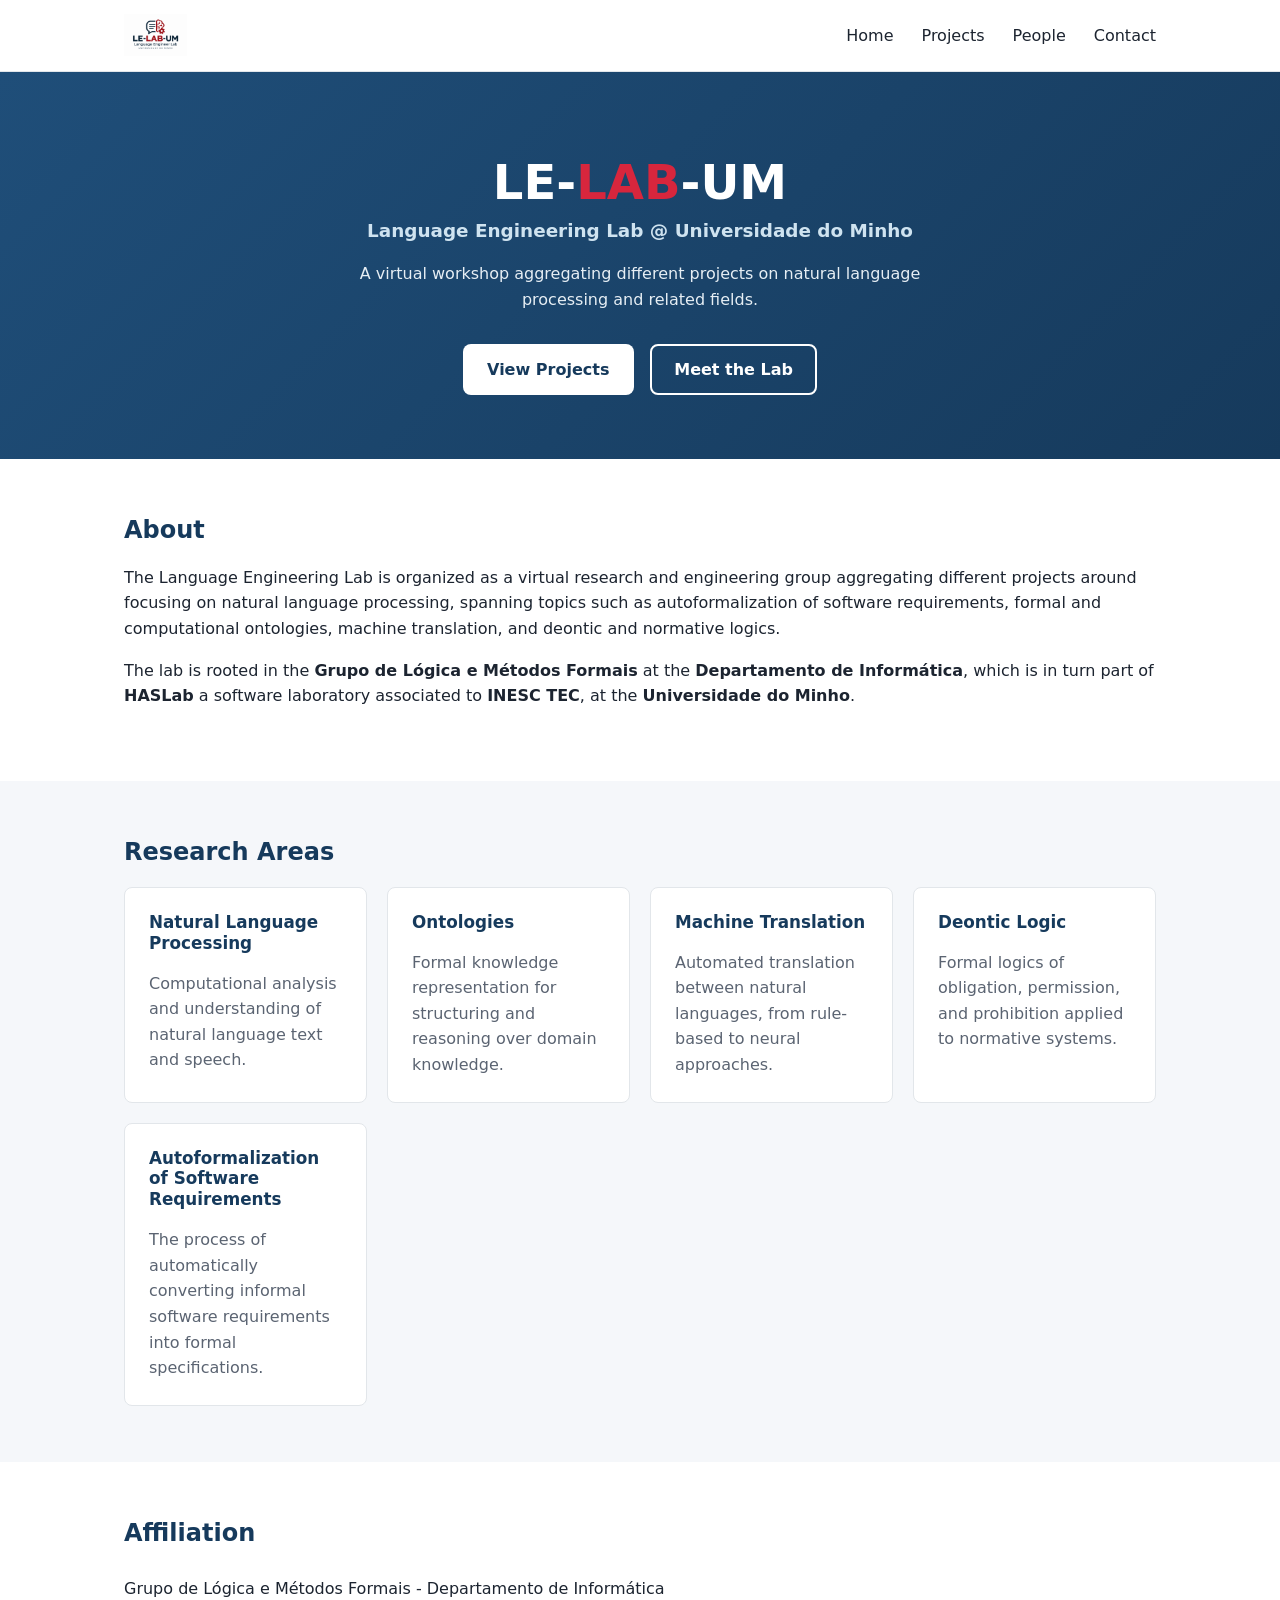
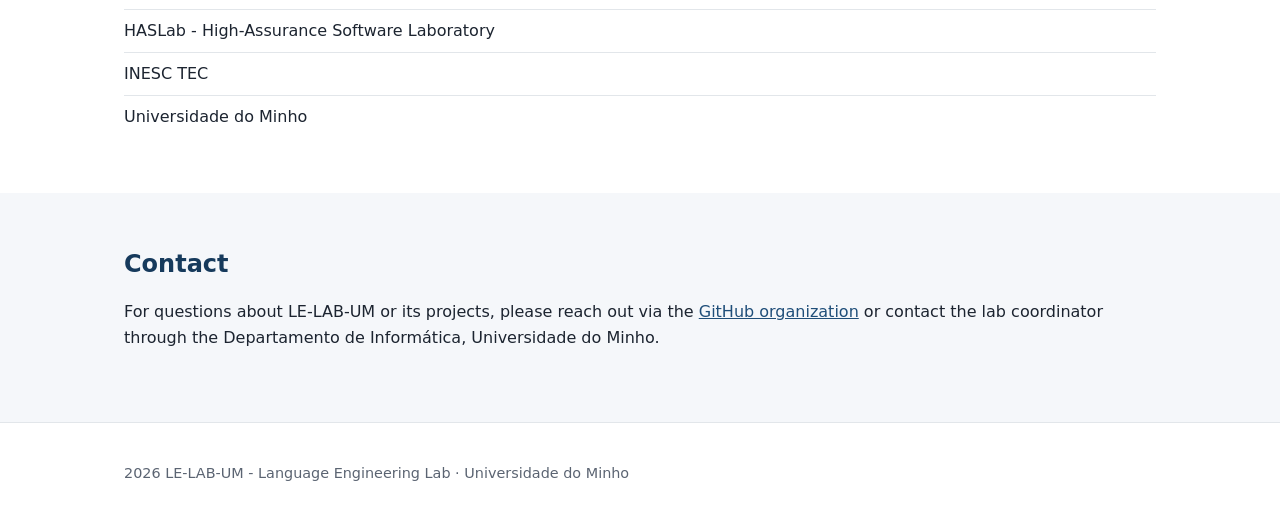
<file: index.html>
<!DOCTYPE html>
<html lang="en">
<head>
  <meta charset="UTF-8">
  <meta name="viewport" content="width=device-width, initial-scale=1.0">
  <title>LE-LAB-UM - Language Engineering LAB @ UM</title>
  <meta name="description" content="LE-LAB-UM: a Language Engineering LAB at Universidade do Minho.">
  <link rel="stylesheet" href="assets/css/style.css">
</head>
<body>
  <header class="site-header">
    <nav class="navbar">
      <a class="brand" href="index.html" aria-label="LE-LAB-UM home">
        <img src="assets/img/logo.png" alt="LE-LAB-UM logo">
      </a>
      <button class="nav-toggle" aria-label="Toggle navigation" aria-expanded="false">
        <span></span><span></span><span></span>
      </button>
      <ul class="nav-links">
        <li><a href="index.html">Home</a></li>
        <li><a href="projects.html">Projects</a></li>
        <li><a href="people.html">People</a></li>
        <li><a href="index.html#contact">Contact</a></li>
      </ul>
    </nav>
  </header>

  <main>
    <section class="hero">
      <div class="container">
        <h1>LE-<span class="lab-red">LAB</span>-UM</h1>
        <p class="tagline">Language Engineering Lab @ Universidade do Minho</p>
        <p class="hero-text">
          A virtual workshop aggregating different projects on natural language processing and related fields.
        </p>
        <div class="hero-actions">
          <a class="btn btn-primary" href="projects.html">View Projects</a>
          <a class="btn btn-outline" href="people.html">Meet the Lab</a>
        </div>
      </div>
    </section>

    <section class="section" id="about">
      <div class="container">
        <h2>About</h2>
        <p>
          The Language Engineering Lab is organized as a virtual research and
          engineering group aggregating different projects around focusing on natural language processing,
          spanning topics such as autoformalization of software requirements, formal and computational ontologies,
          machine translation, and deontic and normative logics.
        </p>
        <p>
          The lab is rooted in the <strong>Grupo de Lógica e Métodos Formais</strong> at the
          <strong>Departamento de Informática</strong>, which is in turn part of
          <strong>HASLab</strong> a software laboratory associated to <strong>INESC TEC</strong>, at the
          <strong>Universidade do Minho</strong>.
        </p>
      </div>
    </section>

    <section class="section section-alt">
      <div class="container">
        <h2>Research Areas</h2>
        <div class="cards">
          <div class="card">
            <h3>Natural Language Processing</h3>
            <p>Computational analysis and understanding of natural language text and speech.</p>
          </div>
          <div class="card">
            <h3>Ontologies</h3>
            <p>Formal knowledge representation for structuring and reasoning over domain knowledge.</p>
          </div>
          <div class="card">
            <h3>Machine Translation</h3>
            <p>Automated translation between natural languages, from rule-based to neural approaches.</p>
          </div>
          <div class="card">
            <h3>Deontic Logic</h3>
            <p>Formal logics of obligation, permission, and prohibition applied to normative systems.</p>
          </div>
          <div class="card">
            <h3>Autoformalization of Software Requirements</h3>
            <p>The process of automatically converting informal software requirements into formal specifications.</p>
          </div>
        </div>
      </div>
    </section>

    <section class="section">
      <div class="container">
        <h2>Affiliation</h2>
        <ul class="affiliation-list">
          <li>Grupo de Lógica e Métodos Formais - Departamento de Informática</li>
          <li>HASLab - High-Assurance Software Laboratory</li>
          <li>INESC TEC</li>
          <li>Universidade do Minho</li>
        </ul>
      </div>
    </section>

    <section class="section section-alt" id="contact">
      <div class="container">
        <h2>Contact</h2>
        <p>
          For questions about LE-LAB-UM or its projects, please reach out via the
          <a href="https://github.com/">GitHub organization</a> or contact the lab coordinator
          through the Departamento de Informática, Universidade do Minho.
        </p>
      </div>
    </section>
  </main>

  <footer class="site-footer">
    <div class="container">
      <p><span id="year"></span> LE-LAB-UM - Language Engineering Lab · Universidade do Minho</p>
    </div>
  </footer>

  <script src="assets/js/main.js"></script>
</body>
</html>
</file>
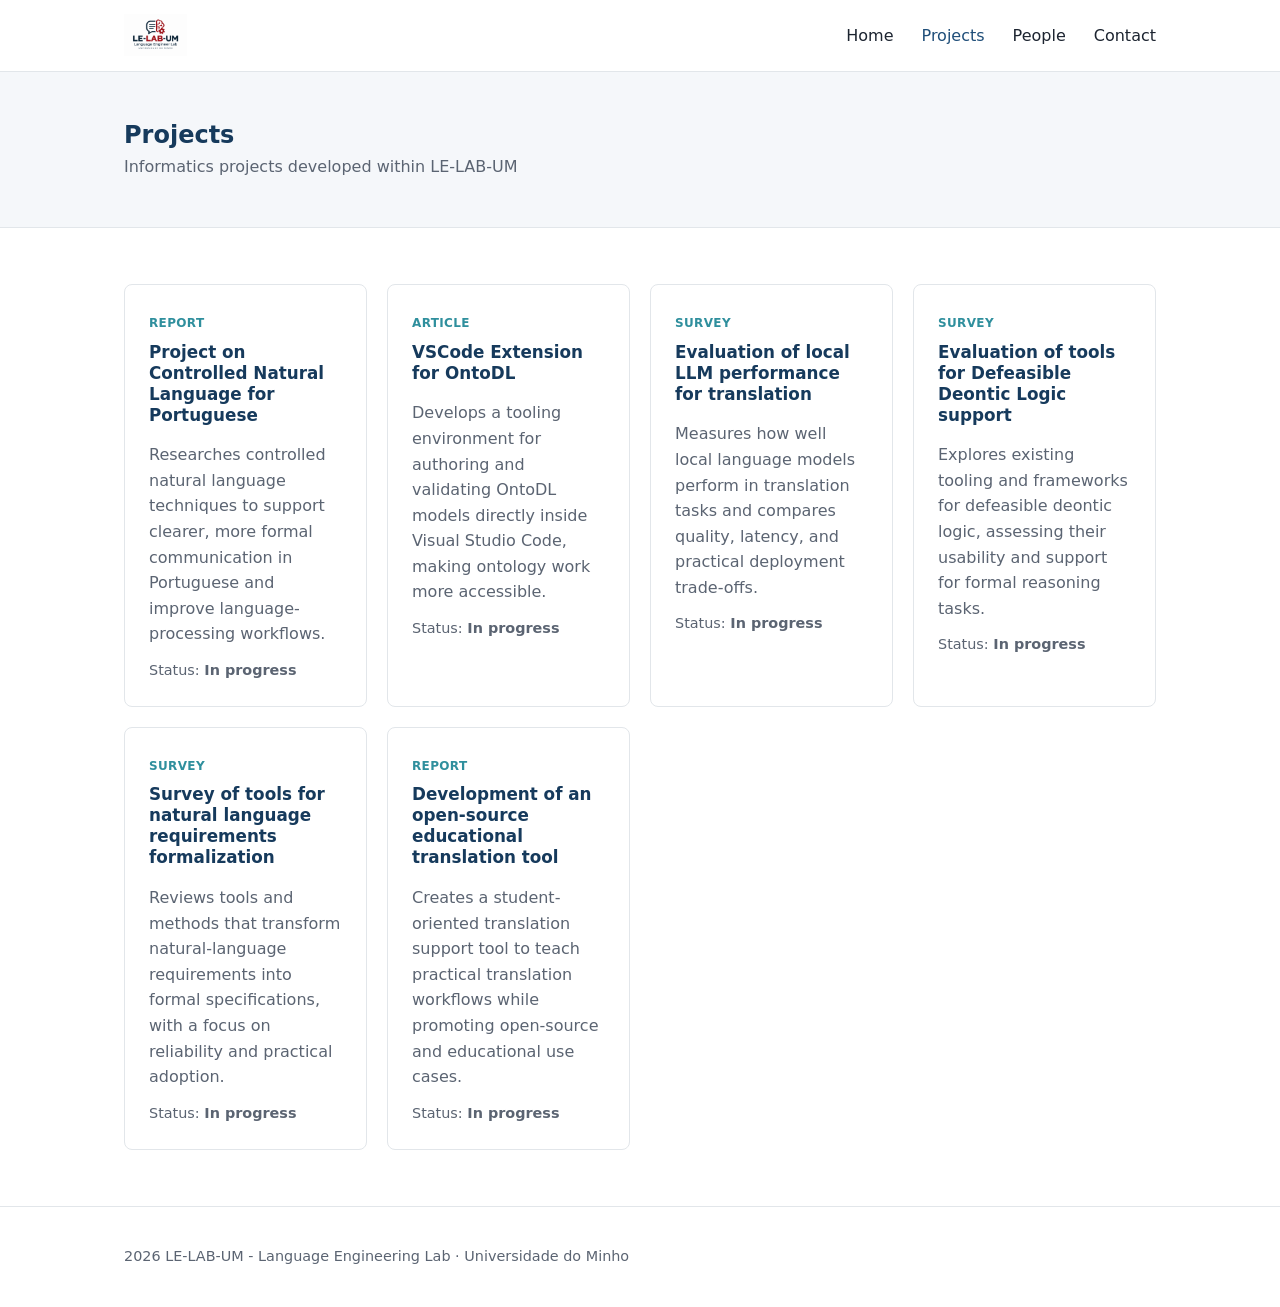
<file: projects.html>
<!DOCTYPE html>
<html lang="en">
<head>
  <meta charset="UTF-8">
  <meta name="viewport" content="width=device-width, initial-scale=1.0">
  <title>Projects - LE-LAB-UM</title>
  <meta name="description" content="MSc student projects at LE-LAB-UM: natural language processing, ontologies, machine translation, deontic logic.">
  <link rel="stylesheet" href="assets/css/style.css">
</head>
<body>
  <header class="site-header">
    <nav class="navbar">
      <a class="brand" href="index.html" aria-label="LE-LAB-UM home">
        <img src="assets/img/logo.png" alt="LE-LAB-UM logo">
      </a>
      <button class="nav-toggle" aria-label="Toggle navigation" aria-expanded="false">
        <span></span><span></span><span></span>
      </button>
      <ul class="nav-links">
        <li><a href="index.html">Home</a></li>
        <li><a href="projects.html" class="active">Projects</a></li>
        <li><a href="people.html">People</a></li>
        <li><a href="index.html#contact">Contact</a></li>
      </ul>
    </nav>
  </header>

  <main>
    <section class="page-header">
      <div class="container">
        <h1>Projects</h1>
        <p>Informatics projects developed within LE-LAB-UM</p>
      </div>
    </section>

    <section class="section">
      <div class="container">
        <div class="cards projects-grid" data-projects-grid></div>
      </div>
    </section>
  </main>

  <footer class="site-footer">
    <div class="container">
      <p><span id="year"></span> LE-LAB-UM - Language Engineering Lab · Universidade do Minho</p>
    </div>
  </footer>

  <script src="assets/js/main.js"></script>
</body>
</html>
</file>
<file: assets/css/style.css>
:root {
  --color-bg: #ffffff;
  --color-bg-alt: #f5f7fa;
  --color-text: #1c2430;
  --color-text-muted: #5b6472;
  --color-primary: #1f4e79;
  --color-primary-dark: #163a5c;
  --color-accent: #2f8f9d;
  --color-border: #e2e6ea;
  --max-width: 1080px;
  --radius: 8px;
}

* {
  box-sizing: border-box;
}

body {
  margin: 0;
  font-family: "Segoe UI", system-ui, -apple-system, Roboto, Helvetica, Arial, sans-serif;
  color: var(--color-text);
  background: var(--color-bg);
  line-height: 1.6;
}

h1, h2, h3 {
  line-height: 1.25;
  margin-top: 0;
}

a {
  color: var(--color-primary);
}

.container {
  max-width: var(--max-width);
  margin: 0 auto;
  padding: 0 1.5rem;
}

/* Header / Nav */
.site-header {
  border-bottom: 1px solid var(--color-border);
  background: var(--color-bg);
  position: sticky;
  top: 0;
  z-index: 10;
}

.navbar {
  max-width: var(--max-width);
  margin: 0 auto;
  display: flex;
  align-items: center;
  justify-content: space-between;
  padding: 0.9rem 1.5rem;
  position: relative;
}

.brand {
  display: inline-flex;
  align-items: center;
  text-decoration: none;
  line-height: 1;
}

.brand img {
  display: block;
  height: 42px;
  width: auto;
}

.brand span {
  color: var(--color-accent);
}

.nav-links {
  list-style: none;
  display: flex;
  gap: 1.75rem;
  margin: 0;
  padding: 0;
}

.nav-links a {
  text-decoration: none;
  color: var(--color-text);
  font-weight: 500;
}

.nav-links a.active,
.nav-links a:hover {
  color: var(--color-primary);
}

.nav-toggle {
  display: none;
  flex-direction: column;
  gap: 4px;
  background: none;
  border: none;
  cursor: pointer;
  padding: 0.4rem;
}

.nav-toggle span {
  width: 22px;
  height: 2px;
  background: var(--color-text);
  display: block;
}

/* Hero */
.hero {
  background: linear-gradient(135deg, var(--color-primary) 0%, var(--color-primary-dark) 100%);
  color: #fff;
  padding: 5rem 0 4rem;
  text-align: center;
}

.hero h1 {
  font-size: 3rem;
  margin-bottom: 0.25rem;
  color: #fff;
}

.hero h1 .lab-red {
  color: #d7263d;
}

.tagline {
  font-size: 1.15rem;
  font-weight: 600;
  color: #cfe3f0;
  margin: 0 0 1rem;
}

.hero-text {
  max-width: 620px;
  margin: 0 auto 2rem;
  color: #e6eef4;
}

.hero-actions {
  display: flex;
  gap: 1rem;
  justify-content: center;
  flex-wrap: wrap;
}

.btn {
  display: inline-block;
  padding: 0.65rem 1.4rem;
  border-radius: var(--radius);
  text-decoration: none;
  font-weight: 600;
  border: 2px solid transparent;
  transition: opacity 0.15s ease;
}

.btn:hover {
  opacity: 0.9;
}

.btn-primary {
  background: #fff;
  color: var(--color-primary-dark);
}

.btn-outline {
  border-color: #fff;
  color: #fff;
}

/* Page header (non-home pages) */
.page-header {
  background: var(--color-bg-alt);
  padding: 3rem 0;
  border-bottom: 1px solid var(--color-border);
}

.page-header h1 {
  margin-bottom: 0.25rem;
  color: var(--color-primary-dark);
}

.page-header p {
  color: var(--color-text-muted);
  margin: 0;
}

/* Sections */
.section {
  padding: 3.5rem 0;
}

.section-alt {
  background: var(--color-bg-alt);
}

.section h2 {
  color: var(--color-primary-dark);
  margin-bottom: 1.25rem;
}

/* Cards */
.cards {
  display: grid;
  grid-template-columns: repeat(auto-fit, minmax(230px, 1fr));
  gap: 1.25rem;
}

.card {
  background: #fff;
  border: 1px solid var(--color-border);
  border-radius: var(--radius);
  padding: 1.5rem;
}

.card h3 {
  color: var(--color-primary-dark);
  font-size: 1.05rem;
}

.card p {
  color: var(--color-text-muted);
  margin-bottom: 0;
}

.project-card .tag {
  display: inline-block;
  font-size: 0.75rem;
  font-weight: 700;
  text-transform: uppercase;
  letter-spacing: 0.03em;
  color: var(--color-accent);
  margin-bottom: 0.5rem;
}

.project-card .project-meta {
  margin-top: 0.75rem;
  font-size: 0.9rem;
}

.card.placeholder {
  border-style: dashed;
  opacity: 0.85;
}

.person-card {
  display: flex;
  flex-direction: column;
  gap: 1rem;
  overflow: hidden;
}

.person-photo {
  width: 1cm;
  height: 1cm;
  object-fit: cover;
  border-radius: 50%;
  border: 1px solid var(--color-border);
  background: var(--color-bg-alt);
  align-self: center;
  display: block;
  flex-shrink: 0;
}

.person-body {
  display: flex;
  flex-direction: column;
  gap: 0.5rem;
}

.person-link {
  margin-top: 0.25rem;
  font-weight: 600;
  color: var(--color-primary);
  text-decoration: none;
}

.person-link:hover {
  text-decoration: underline;
}

/* Affiliation list */
.affiliation-list {
  list-style: none;
  padding: 0;
  margin: 0;
}

.affiliation-list li {
  padding: 0.5rem 0;
  border-bottom: 1px solid var(--color-border);
}

.affiliation-list li:last-child {
  border-bottom: none;
}

/* Footer */
.site-footer {
  border-top: 1px solid var(--color-border);
  padding: 1.5rem 0;
  color: var(--color-text-muted);
  font-size: 0.9rem;
}

/* Responsive nav */
@media (max-width: 720px) {
  .nav-toggle {
    display: flex;
  }

  .nav-links {
    position: absolute;
    top: 100%;
    left: 0;
    right: 0;
    background: #fff;
    flex-direction: column;
    gap: 0;
    border-bottom: 1px solid var(--color-border);
    display: none;
  }

  .nav-links.open {
    display: flex;
  }

  .nav-links li {
    border-top: 1px solid var(--color-border);
  }

  .nav-links a {
    display: block;
    padding: 0.9rem 1.5rem;
  }

  .hero h1 {
    font-size: 2.25rem;
  }
}
</file>
